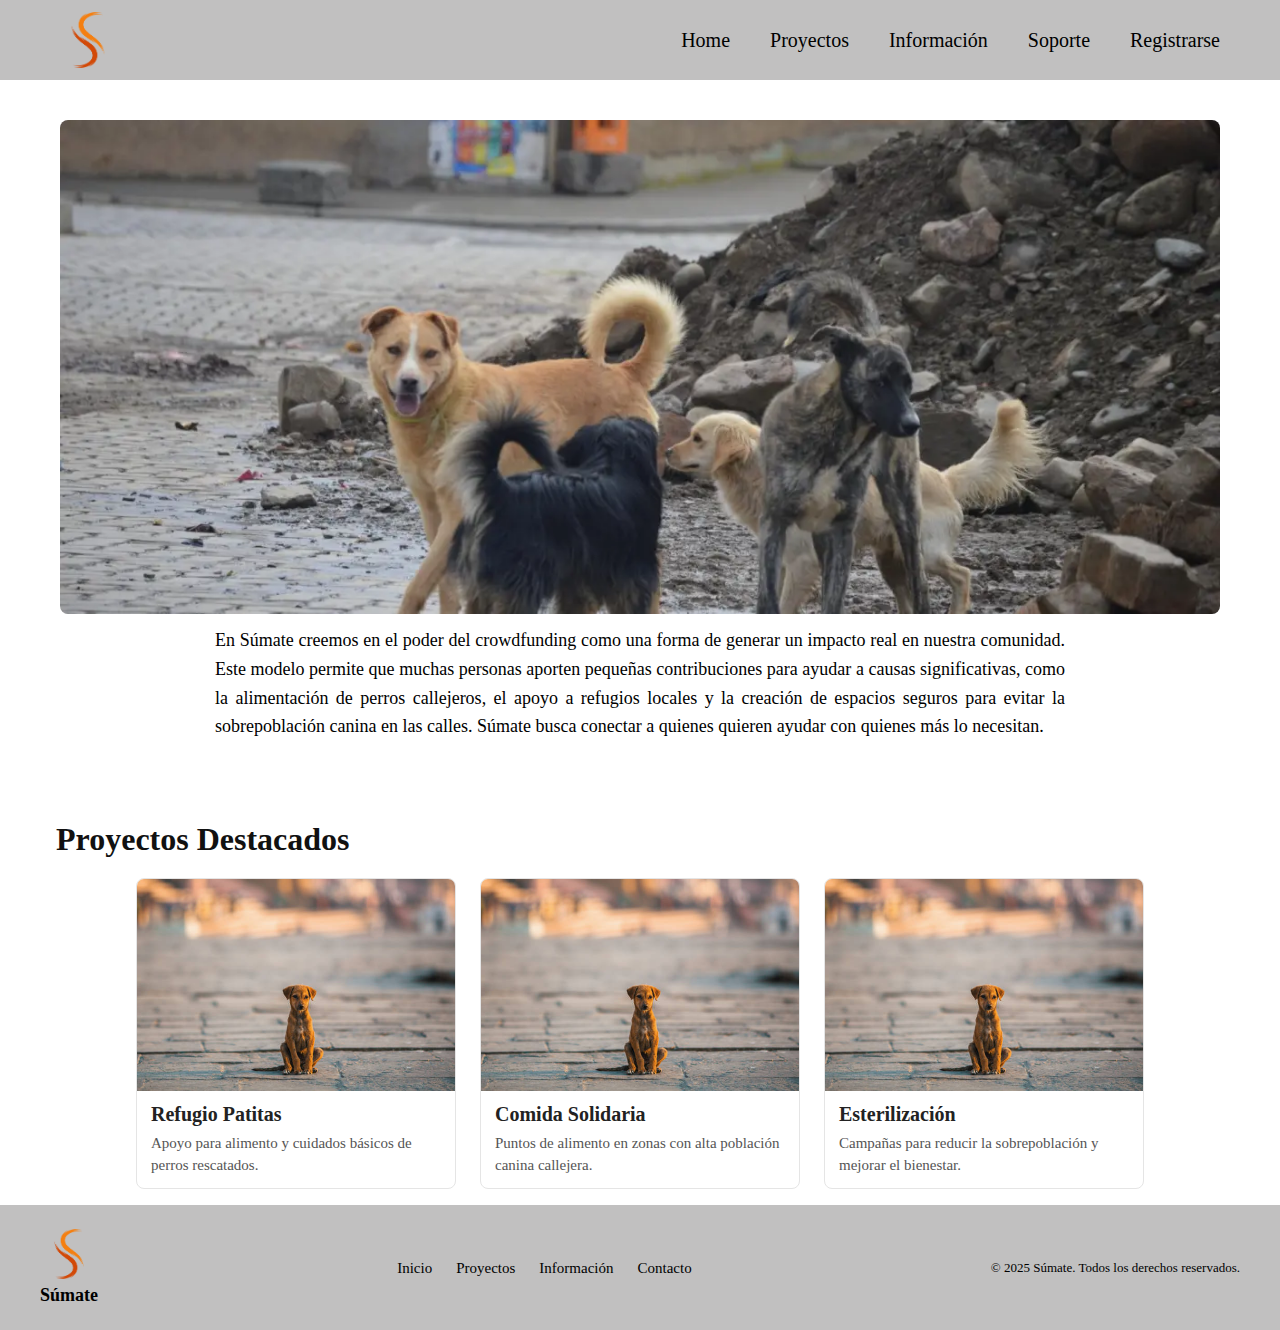
<file: index.html>
<!DOCTYPE html>
<html lang="en">
  <head>
    <meta charset="UTF-8" />
    <meta name="viewport" content="width=device-width, initial-scale=1.0" />

    <title>Súmate | Página principal</title>
    <link
      rel="icon"
      href="src/assets/img/logos/sumateLogox3125.png"
      type="icon"
    />

    <link rel="stylesheet" href="src/assets/css/style.css" />
    <link rel="stylesheet" href="src/assets/css/header.css" />
    <link rel="stylesheet" href="src/assets/css/home.css">
  </head>
  <body>
    <header class="header">
      <div class="header-container">
        <div class="logo-sumate-header">
          <img
            src="src/assets/img/logos/sumateLogo500x500.png"
            alt="Logo de Sumate"
          />
        </div>
        <nav class="navbar-container">
          <ul>
            <li><a href="index.html">Home</a></li>
            <li><a href="src/templates/projects-lists.html">Proyectos</a></li>
            <li><a href="#">Información</a></li>
            <li><a href="#">Soporte</a></li>
            <li><a href="src/templates/register.html">Registrarse</a></li>
          </ul>
        </nav>
      </div>
    </header>
    <section class="section1-banner">
      <figure class="banner-home">
        <img
          src="src/assets/img/sumate-banner.png"
          alt="Banner de la empresa Sumate"
        />
      </figure>
      <div class="banner-text">
        <p>
          En Súmate creemos en el poder del crowdfunding como una forma de
          generar un impacto real en nuestra comunidad. Este modelo permite que
          muchas personas aporten pequeñas contribuciones para ayudar a causas
          significativas, como la alimentación de perros callejeros, el apoyo a
          refugios locales y la creación de espacios seguros para evitar la
          sobrepoblación canina en las calles. Súmate busca conectar a quienes
          quieren ayudar con quienes más lo necesitan.
        </p>
      </div>
    </section>
    <section class="section2-cards">
      <div class="cards-wrapper">
        <h2 class="section-title">Proyectos Destacados</h2>

        <div class="cards-list">
          <article class="card">
            <figure class="card-media">
              <img src="src/assets/img/dog.jpg" alt="Refugio Patitas" />
            </figure>
            <div class="card-body">
              <h3 class="card-title">Refugio Patitas</h3>
              <p class="card-text">
                Apoyo para alimento y cuidados básicos de perros rescatados.
              </p>
            </div>
          </article>

          <article class="card">
            <figure class="card-media">
              <img
                src="src/assets/img/dog.jpg"
                alt="Comida para perros de la calle"
              />
            </figure>
            <div class="card-body">
              <h3 class="card-title">Comida Solidaria</h3>
              <p class="card-text">
                Puntos de alimento en zonas con alta población canina callejera.
              </p>
            </div>
          </article>

          <article class="card">
            <figure class="card-media">
              <img
                src="src/assets/img/dog.jpg"
                alt="Programa de esterilización"
              />
            </figure>
            <div class="card-body">
              <h3 class="card-title">Esterilización</h3>
              <p class="card-text">
                Campañas para reducir la sobrepoblación y mejorar el bienestar.
              </p>
            </div>
          </article>
        </div>
      </div>
    </section>
    <footer class="footer">
      <div class="footer-container">
        <div class="footer-logo">
          <img
            src="src/assets/img/logos/sumateLogo500x500.png"
            alt="Logo de Súmate"
          />
          <h3>Súmate</h3>
        </div>

        <div class="footer-links">
          <ul>
            <li><a href="#">Inicio</a></li>
            <li><a href="#">Proyectos</a></li>
            <li><a href="#">Información</a></li>
            <li><a href="#">Contacto</a></li>
          </ul>
        </div>

        <div class="footer-copy">
          <p>© 2025 Súmate. Todos los derechos reservados.</p>
        </div>
      </div>
    </footer>
  </body>
</html>
</file>
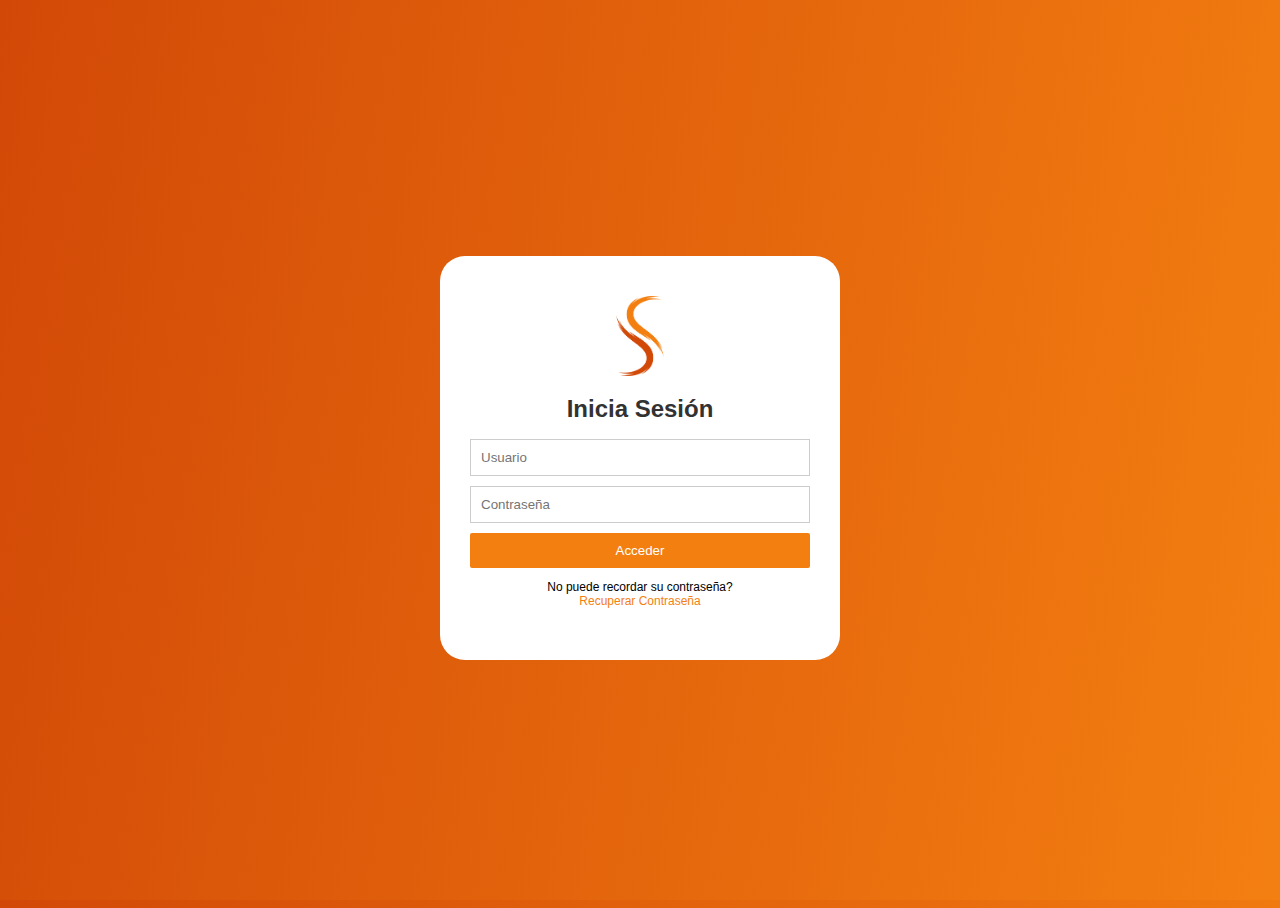
<file: src/templates/login.html>
<!DOCTYPE html>
<html lang="en">
  <head>
    <meta charset="UTF-8" />
    <meta name="viewport" content="width=device-width, initial-scale=1.0" />
    <link
      rel="icon"
      href="../assets/img/logos/sumateLogox3125.png"
      type="icon"
    />
    <link rel="stylesheet" href="../assets/css/login-css/login-style.css">


    <title>Document</title>
  </head>
  <body>
    <form action="captura_consulting" class="login-form">
    <img src="../assets/img/logos/sumateLogox3125.png" alt="logo Sumate" class="logo-sumate"/>
      <h1 class="login-title">Inicia Sesión</h1>
      <input
        type="text"
        id="name"
        name="name"
        placeholder="Usuario"
      />
      <input
        type="password"
        id="password"
        name="password"
        placeholder="Contraseña"
      />
      <button type="submit">Acceder</button>
      <p class="message">
      No puede recordar su contraseña?<br>
      <a href="#">Recuperar Contraseña</a>
    </p>
    </form>
    
  </body>
</html>
</file>
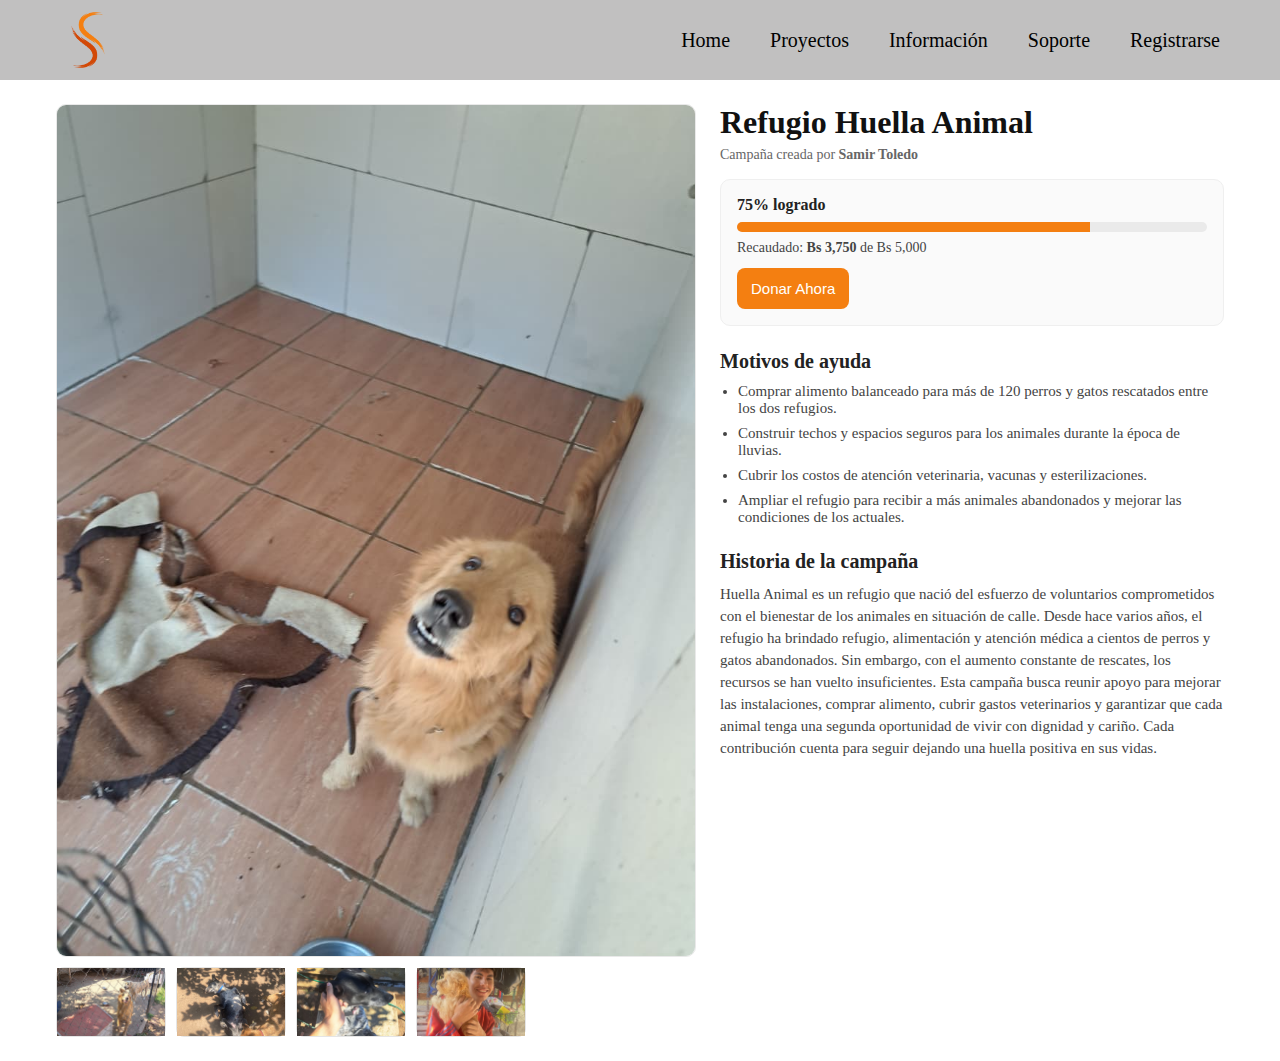
<file: src/templates/projects-details.html>
<!DOCTYPE html>
<html lang="en">
  <head>
    <meta charset="UTF-8" />
    <meta name="viewport" content="width=device-width, initial-scale=1.0" />
    <link
      rel="icon"
      href="../assets/img/logos/sumateLogox3125.png"
      type="icon"
    />
    <link rel="stylesheet" href="../assets/css/header.css" />
    <link rel="stylesheet" href="../assets/css/style.css" />
    <link
      rel="stylesheet"
      href="../assets/css/project-details-css/details.css"
    />

    <title>Súmate | Detalles</title>
  </head>
  <body>
    <header class="header">
      <div class="header-container">
        <div class="logo-sumate-header">
          <img
            src="../assets/img/logos/sumateLogox3125.png"
            alt="Logo de Sumate"
          />
        </div>
        <nav class="navbar-container">
          <ul>
            <li><a href="../../index.html">Home</a></li>
            <li><a href="../templates/projects-lists.html">Proyectos</a></li>
            <li><a href="#">Información</a></li>
            <li><a href="#">Soporte</a></li>
            <li><a href="../templates/register.html">Registrarse</a></li>
          </ul>
        </nav>
      </div>
    </header>
    <section class="project-detail">
      <div class="project-detail-wrapper">
        <div class="left">
          <figure class="main-media">
            <img
              src="../assets/img/fotosRefugio/foto3.jpeg"
              alt="Imagen principal"
            />
          </figure>

          <div class="miniaturas">
            <button class="miniatura">
              <img
                src="../assets/img/fotosRefugio/foto1.jpeg"
                alt="Miniatura 1"
              />
            </button>
            <button class="miniatura">
              <img
                src="../assets/img/fotosRefugio/foto2.jpeg"
                alt="Miniatura 2"
              />
            </button>
            <button class="miniatura">
              <img
                src="../assets/img/fotosRefugio/foto4.jpeg"
                alt="Miniatura 3"
              />
            </button>
            <button class="miniatura">
              <img
                src="../assets/img/fotosRefugio/foto5.jpeg"
                alt="Miniatura 4"
              />
            </button>
          </div>
        </div>

        <div class="right">
          <div class="head">
            <h1 class="title">Refugio Huella Animal</h1>
            <div class="meta">
              Campaña creada por <strong>Samir Toledo</strong>
            </div>
          </div>

          <div class="stats">
            <div class="progress-label"><strong>75% logrado</strong></div>
            <div class="progress">
              <div class="progress-bar" style="width: 75%"></div>
            </div>
            <div class="raised">
              Recaudado: <strong>Bs 3,750</strong> de Bs 5,000
            </div>

            <button class="btn-donate">Donar Ahora</button>
          </div>

          <div class="section">
            <h2 class="subtitle">Motivos de ayuda</h2>
            <ul class="bullets">
              <li>
                Comprar alimento balanceado para más de 120 perros y gatos
                rescatados entre los dos refugios.
              </li>
              <li>
                Construir techos y espacios seguros para los animales durante la
                época de lluvias.
              </li>
              <li>
                Cubrir los costos de atención veterinaria, vacunas y
                esterilizaciones.
              </li>
              <li>
                Ampliar el refugio para recibir a más animales abandonados y
                mejorar las condiciones de los actuales.
              </li>
            </ul>
          </div>

          <div class="section">
            <h2 class="subtitle">Historia de la campaña</h2>
            <p class="story">
              Huella Animal es un refugio que nació del esfuerzo de voluntarios
              comprometidos con el bienestar de los animales en situación de
              calle. Desde hace varios años, el refugio ha brindado refugio,
              alimentación y atención médica a cientos de perros y gatos
              abandonados. Sin embargo, con el aumento constante de rescates,
              los recursos se han vuelto insuficientes. Esta campaña busca
              reunir apoyo para mejorar las instalaciones, comprar alimento,
              cubrir gastos veterinarios y garantizar que cada animal tenga una
              segunda oportunidad de vivir con dignidad y cariño. Cada
              contribución cuenta para seguir dejando una huella positiva en sus
              vidas.
            </p>
          </div>
        </div>
      </div>
    </section>
  </body>
</html>
</file>
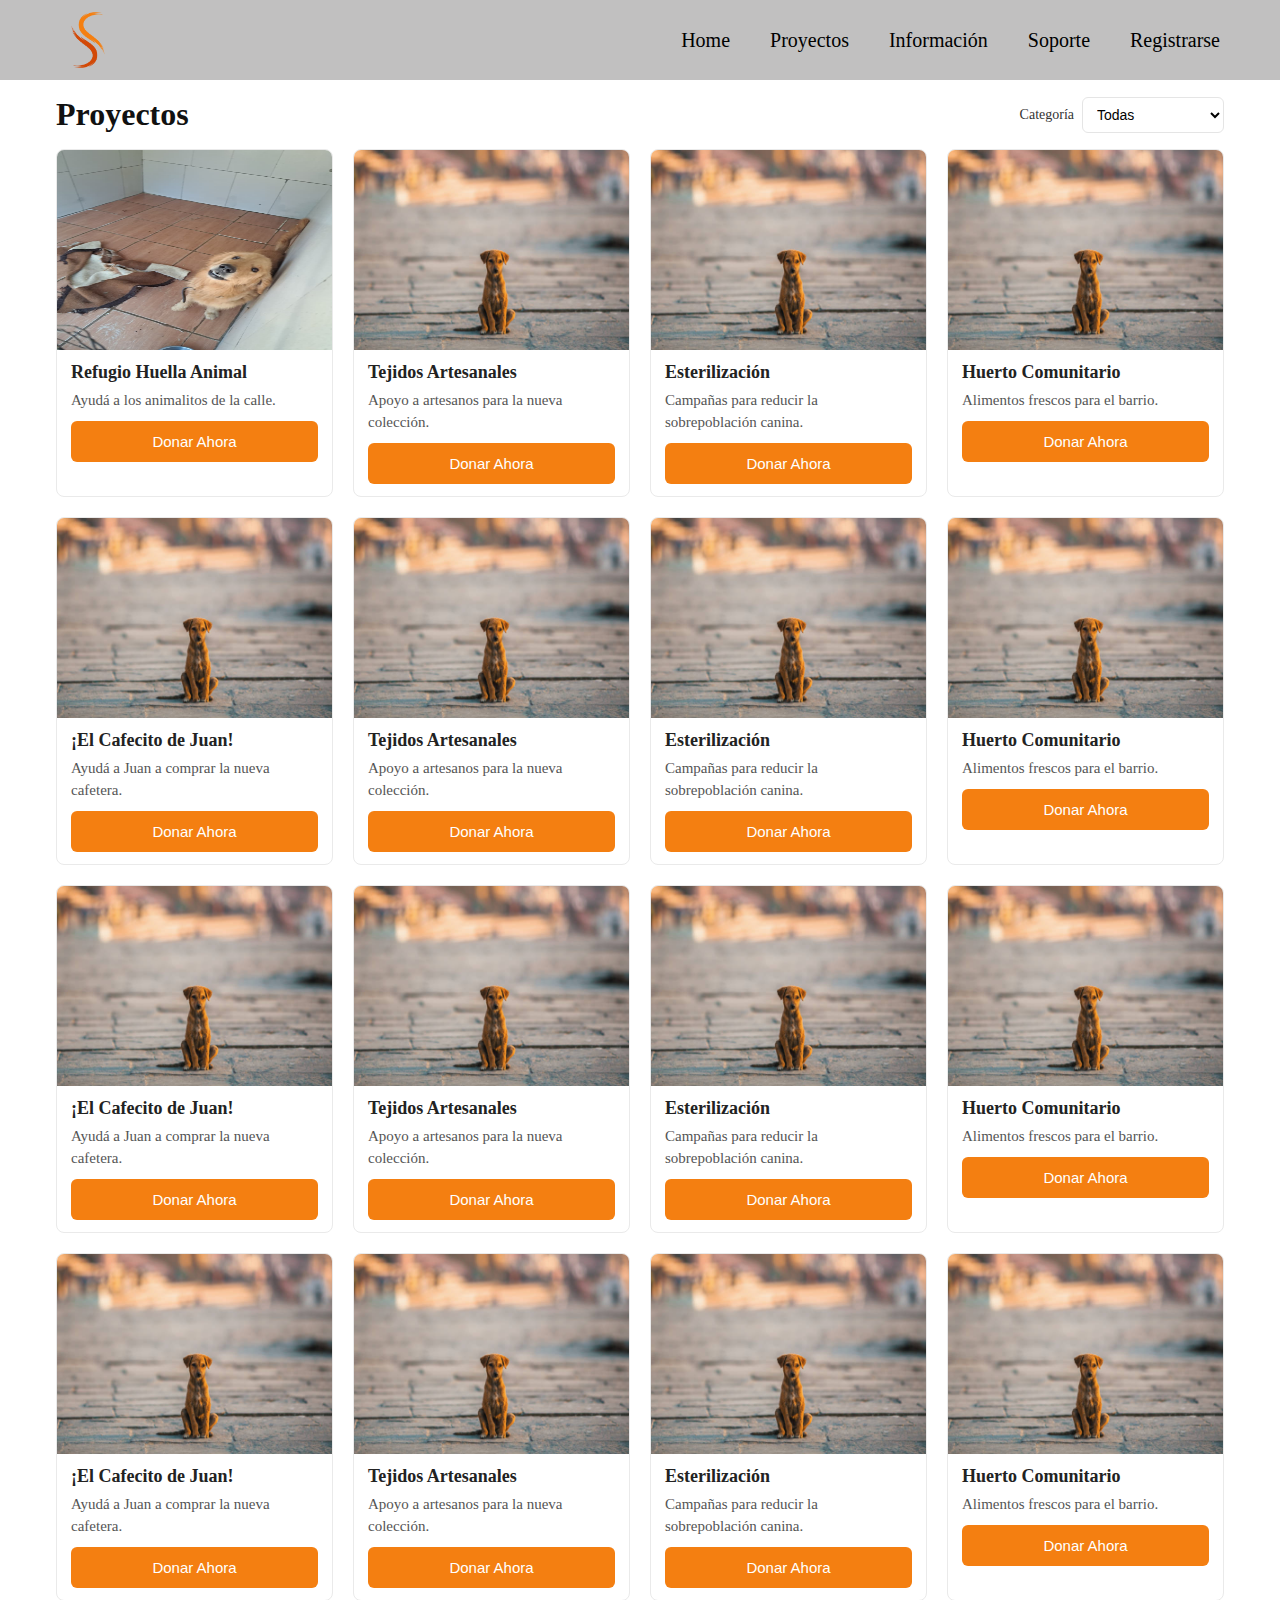
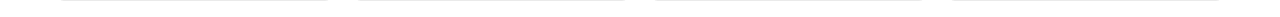
<file: src/templates/projects-lists.html>
<!DOCTYPE html>
<html lang="en">
  <head>
    <meta charset="UTF-8" />
    <meta name="viewport" content="width=device-width, initial-scale=1.0" />
    <link
      rel="icon"
      href="../assets/img/logos/sumateLogox3125.png"
      type="icon"
    />

    <link rel="stylesheet" href="../assets/css/header.css" />
    <link rel="stylesheet" href="../assets/css/style.css" />
    <link
      rel="stylesheet"
      href="../assets/css/projects-list-css/project-list.css"
    />

    <title>Súmate | Proyectos</title>
  </head>
  <body>
    <header class="header">
      <div class="header-container">
        <div class="logo-sumate-header">
          <img
            src="../assets/img/logos/sumateLogox3125.png"
            alt="Logo de Sumate"
          />
        </div>
        <nav class="navbar-container">
          <ul>
            <li><a href="../../index.html">Home</a></li>
            <li><a href="../templates/projects-lists.html">Proyectos</a></li>
            <li><a href="#">Información</a></li>
            <li><a href="#">Soporte</a></li>
            <li><a href="../templates/register.html">Registrarse</a></li>
          </ul>
        </nav>
      </div>
    </header>
    <section class="projects">
      <div class="projects-wrapper">
        <div class="projects-header">
          <h2 class="projects-title">Proyectos</h2>

          <label class="projects-filter">
            <span class="filter-label">Categoría</span>
            <select class="filter-select" name="categoria">
              <option value="todas">Todas</option>
              <option value="social">Social</option>
              <option value="cultural">Cultural</option>
              <option value="tecnologia">Tecnología</option>
              <option value="medio-ambiente">Medio ambiente</option>
              <option value="educacion">Educación</option>
              <option value="salud">Salud</option>
              <option value="animales">Animales</option>
            </select>
          </label>
        </div>

        <div class="projects-grid">
          <article class="card">
            <figure class="card-media">
              <img
                src="../assets/img/fotosRefugio/foto3.jpeg"
                alt="Refugio Huella Animal"
              />
            </figure>
            <div class="card-body">
              <h3 class="card-title">Refugio Huella Animal</h3>
              <p class="card-text">Ayudá a los animalitos de la calle.</p>
              <a href="projects-details.html">
                <button class="card-btn">Donar Ahora</button>
              </a>

              <!-- PREGUNTAR AL INGE...
               <a href="projects-details.html" class="card-btn">Donar Ahora</a>
              css:
              .card-btn {
              display: block;
              text-align: center;
              text-decoration: none;
              background: #f47f11;
              color: #fff;
              padding: 10px 12px;
              border-radius: 6px;
              font-size: 14px;
              }
              -->
            </div>
          </article>

          <article class="card">
            <figure class="card-media">
              <img src="../assets/img/dog.jpg" alt="Tejidos Artesanales" />
            </figure>
            <div class="card-body">
              <h3 class="card-title">Tejidos Artesanales</h3>
              <p class="card-text">
                Apoyo a artesanos para la nueva colección.
              </p>
              <button class="card-btn">Donar Ahora</button>
            </div>
          </article>

          <article class="card">
            <figure class="card-media">
              <img src="../assets/img/dog.jpg" alt="Esterilización" />
            </figure>
            <div class="card-body">
              <h3 class="card-title">Esterilización</h3>
              <p class="card-text">
                Campañas para reducir la sobrepoblación canina.
              </p>
              <button class="card-btn">Donar Ahora</button>
            </div>
          </article>

          <article class="card">
            <figure class="card-media">
              <img src="../assets/img/dog.jpg" alt="Huerto Comunitario" />
            </figure>
            <div class="card-body">
              <h3 class="card-title">Huerto Comunitario</h3>
              <p class="card-text">Alimentos frescos para el barrio.</p>
              <button class="card-btn">Donar Ahora</button>
            </div>
          </article>
          <article class="card">
            <figure class="card-media">
              <img src="../assets/img/dog.jpg" alt="Refugio Patitas" />
            </figure>
            <div class="card-body">
              <h3 class="card-title">¡El Cafecito de Juan!</h3>
              <p class="card-text">Ayudá a Juan a comprar la nueva cafetera.</p>
              <button class="card-btn">Donar Ahora</button>
            </div>
          </article>

          <article class="card">
            <figure class="card-media">
              <img src="../assets/img/dog.jpg" alt="Tejidos Artesanales" />
            </figure>
            <div class="card-body">
              <h3 class="card-title">Tejidos Artesanales</h3>
              <p class="card-text">
                Apoyo a artesanos para la nueva colección.
              </p>
              <button class="card-btn">Donar Ahora</button>
            </div>
          </article>

          <article class="card">
            <figure class="card-media">
              <img src="../assets/img/dog.jpg" alt="Esterilización" />
            </figure>
            <div class="card-body">
              <h3 class="card-title">Esterilización</h3>
              <p class="card-text">
                Campañas para reducir la sobrepoblación canina.
              </p>
              <button class="card-btn">Donar Ahora</button>
            </div>
          </article>

          <article class="card">
            <figure class="card-media">
              <img src="../assets/img/dog.jpg" alt="Huerto Comunitario" />
            </figure>
            <div class="card-body">
              <h3 class="card-title">Huerto Comunitario</h3>
              <p class="card-text">Alimentos frescos para el barrio.</p>
              <button class="card-btn">Donar Ahora</button>
            </div>
          </article>
          <article class="card">
            <figure class="card-media">
              <img src="../assets/img/dog.jpg" alt="Refugio Patitas" />
            </figure>
            <div class="card-body">
              <h3 class="card-title">¡El Cafecito de Juan!</h3>
              <p class="card-text">Ayudá a Juan a comprar la nueva cafetera.</p>
              <button class="card-btn">Donar Ahora</button>
            </div>
          </article>

          <article class="card">
            <figure class="card-media">
              <img src="../assets/img/dog.jpg" alt="Tejidos Artesanales" />
            </figure>
            <div class="card-body">
              <h3 class="card-title">Tejidos Artesanales</h3>
              <p class="card-text">
                Apoyo a artesanos para la nueva colección.
              </p>
              <button class="card-btn">Donar Ahora</button>
            </div>
          </article>

          <article class="card">
            <figure class="card-media">
              <img src="../assets/img/dog.jpg" alt="Esterilización" />
            </figure>
            <div class="card-body">
              <h3 class="card-title">Esterilización</h3>
              <p class="card-text">
                Campañas para reducir la sobrepoblación canina.
              </p>
              <button class="card-btn">Donar Ahora</button>
            </div>
          </article>

          <article class="card">
            <figure class="card-media">
              <img src="../assets/img/dog.jpg" alt="Huerto Comunitario" />
            </figure>
            <div class="card-body">
              <h3 class="card-title">Huerto Comunitario</h3>
              <p class="card-text">Alimentos frescos para el barrio.</p>
              <button class="card-btn">Donar Ahora</button>
            </div>
          </article>
          <article class="card">
            <figure class="card-media">
              <img src="../assets/img/dog.jpg" alt="Refugio Patitas" />
            </figure>
            <div class="card-body">
              <h3 class="card-title">¡El Cafecito de Juan!</h3>
              <p class="card-text">Ayudá a Juan a comprar la nueva cafetera.</p>
              <button class="card-btn">Donar Ahora</button>
            </div>
          </article>

          <article class="card">
            <figure class="card-media">
              <img src="../assets/img/dog.jpg" alt="Tejidos Artesanales" />
            </figure>
            <div class="card-body">
              <h3 class="card-title">Tejidos Artesanales</h3>
              <p class="card-text">
                Apoyo a artesanos para la nueva colección.
              </p>
              <button class="card-btn">Donar Ahora</button>
            </div>
          </article>

          <article class="card">
            <figure class="card-media">
              <img src="../assets/img/dog.jpg" alt="Esterilización" />
            </figure>
            <div class="card-body">
              <h3 class="card-title">Esterilización</h3>
              <p class="card-text">
                Campañas para reducir la sobrepoblación canina.
              </p>
              <button class="card-btn">Donar Ahora</button>
            </div>
          </article>

          <article class="card">
            <figure class="card-media">
              <img src="../assets/img/dog.jpg" alt="Huerto Comunitario" />
            </figure>
            <div class="card-body">
              <h3 class="card-title">Huerto Comunitario</h3>
              <p class="card-text">Alimentos frescos para el barrio.</p>
              <button class="card-btn">Donar Ahora</button>
            </div>
          </article>
        </div>
      </div>
    </section>
  </body>
</html>
</file>
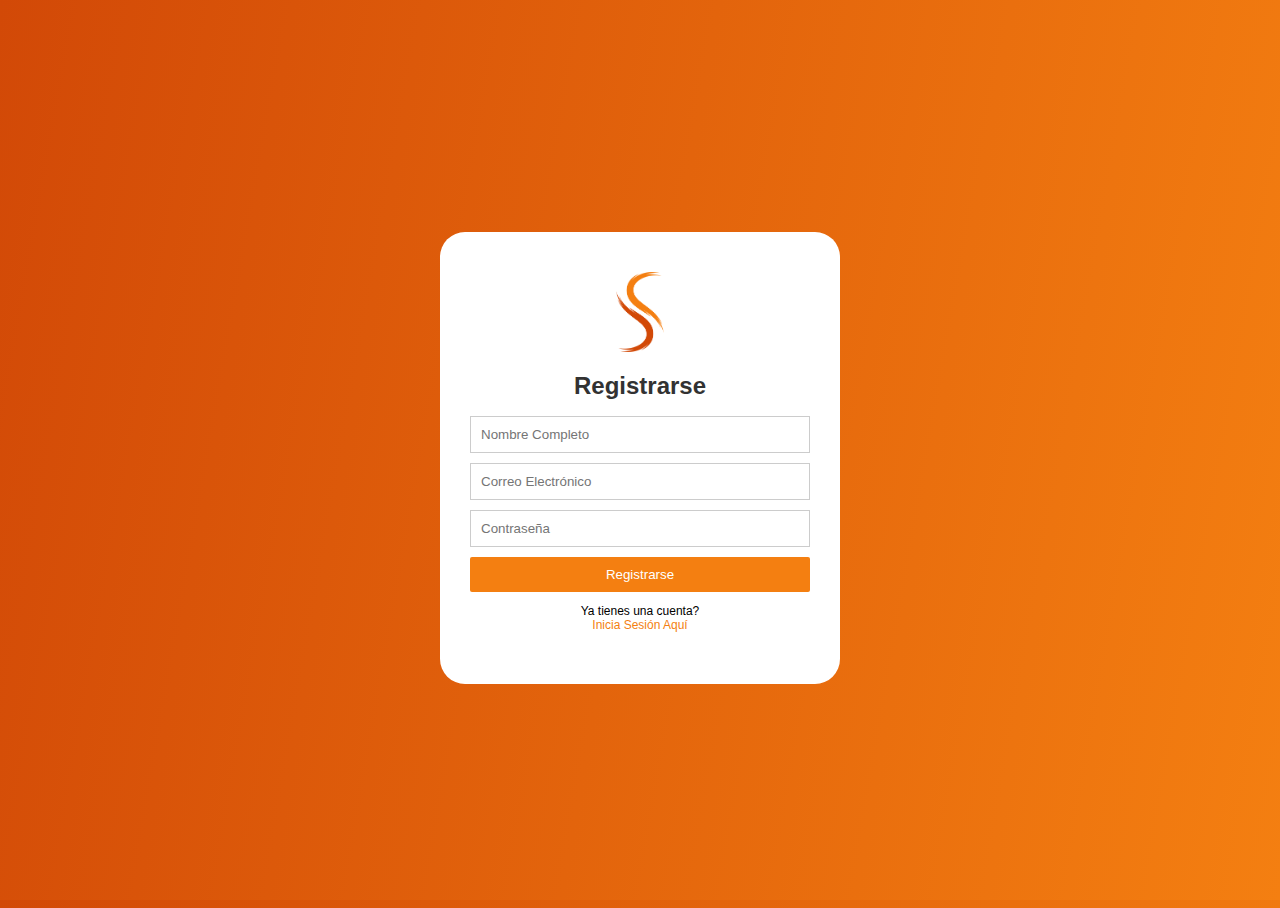
<file: src/templates/register.html>
<!DOCTYPE html>
<html lang="en">
  <head>
    <meta charset="UTF-8" />
    <meta name="viewport" content="width=device-width, initial-scale=1.0" />
    <link
      rel="icon"
      href="../assets/img/logos/sumateLogox3125.png"
      type="icon"
    />
    <link rel="stylesheet" href="../assets/css/register-css/register-style.css">

    <title>Document</title>
  </head>
  <body>
    <form action="captura_consulting" class="register-form">
    <img src="../assets/img/logos/sumateLogox3125.png" alt="logo Sumate" class="logo-sumate"/>
      <h1 class="register-title">Registrarse</h1>
      <input
        type="text"
        id="name"
        name="name"
        placeholder="Nombre Completo"
      />
      <input
        type="email"
        id="email"
        name="email"
        placeholder="Correo Electrónico"
      />
      <input
        type="password"
        id="password"
        name="password"
        placeholder="Contraseña"
      />
      <button type="submit">Registrarse</button>
      <p class="message">
      Ya tienes una cuenta?<br>
      <a href="login.html">Inicia Sesión Aquí</a>
    </p>
    </form>
    
  </body>
</html>
</file>
<file: src/assets/css/style.css>
* {
  box-sizing: border-box;
  margin: 0px;
  padding: 0px;
}
</file>
<file: src/assets/css/header.css>
.header {
  background-color: #c1c0c0;
}

.header-container {
  width: 100%;
  max-width: 100%;
  margin: 0 auto;
  padding: 12px 16px;
  display: flex;
  flex-direction: column;
  align-items: center;
  justify-content: center;
  gap: 12px;
  font-size: 16px;
}

.logo-sumate-header img {
  width: 64px;
  height: auto;
  display: block;
}

.navbar-container ul {
  display: flex;
  flex-direction: column;
  align-items: center;
  margin: 0;
  padding: 0;
}

.navbar-container li {
  list-style: none;
  margin: 6px 0;
}

.navbar-container a {
  display: block;
  text-decoration: none;
  color: black;
  padding: 8px 0;
}


@media (min-width: 760px) {
  .header-container {
    max-width: 760px;
    height: 80px;
    padding: 0 16px;
    flex-direction: row;
    align-items: center;
    justify-content: space-between;
    gap: 0;
    font-size: 18px;
  }

  .logo-sumate-header img {
    width: 50px;
  }

  .navbar-container ul {
    flex-direction: row;
  }

  .navbar-container li {
    margin: 0 0 0 24px;
  }

}

@media (min-width: 1024px) {
  .header-container {
    max-width: 1200px;
    padding: 0 20px;
    font-size: 20px;
  }

  .logo-sumate-header img {
    width: 56px;
  }

  .navbar-container li {
    margin-left: 40px;
  }
}
</file>
<file: src/assets/css/home.css>
.section1-banner {
  width: 100%;
  padding: 16px;
  text-align: center;
}

.banner-home img {
  width: 100%;
  height: auto;
  max-width: 100%;
  border-radius: 8px;
  display: block;
  margin: 0 auto;
}

.banner-text {
  margin-top: 12px;
}

.banner-text p {
  font-size: 16px;
  line-height: 1.6;
  max-width: 90%;
  margin: 0 auto;
  text-align: justify;
}

/* SECCION CARDS */
.section2-cards {
  width: 100%;
  padding: 16px 0;
  background-color: #ffffff;
  margin-top: 24px;
}

.cards-wrapper {
  max-width: 1200px;
  margin: 0 auto;
  padding: 0 16px;
}

.section-title {
  font-size: 24px;
  margin: 0 0 12px 0;
  color: #111;
}

.cards-list {
  display: flex;
  flex-wrap: wrap;
  gap: 16px;
  justify-content: center;
}

.card {
  width: 100%;
  background: #fff;
  border: 1px solid #e5e5e5;
  border-radius: 8px;
  overflow: hidden;
}

.card-media img {
  display: block;
  width: 100%;
  height: auto;
}

.card-body {
  padding: 12px 14px;
}

.card-title {
  font-size: 18px;
  margin: 0 0 6px 0;
  color: #222;
}

.card-text {
  font-size: 14px;
  line-height: 20px;
  color: #555;
  margin: 0;
}

/*Aqui sera footer*/

.footer {
  background-color: #c1c0c0;
  color: black;
  padding: 20px 16px;
  text-align: center;
}

.footer-container {
  max-width: 1200px;
  margin: 0 auto;
}

.footer-logo {
  display: flex;
  flex-direction: column;
  align-items: center;
  justify-content: center;
  gap: 6px;
}

.footer-logo img {
  width: 50px;
  height: auto;
  display: block;
}

.footer-logo h3 {
  font-size: 18px;
  margin: 0;
  font-weight: 600;
}

.footer-links {
  margin-top: 12px;
}

.footer-links ul {
  list-style: none;
  margin: 0;
  padding: 0;
}

.footer-links li {
  margin: 4px 0;
}

.footer-links a {
  text-decoration: none;
  color: black;
  font-size: 15px;
}

.footer-copy {
  margin-top: 16px;
}

.footer-copy p {
  font-size: 13px;
  margin: 0;
}

@media (min-width: 760px) {
  .section-title {
    font-size: 28px;
    margin-bottom: 16px;
  }

  .cards-list {
    gap: 16px;
  }

  .card {
    width: 220px;
  }
  .footer {
    text-align: left;
    padding: 24px 32px;
  }

  .footer-container {
    display: flex;
    flex-direction: column;
    align-items: center;
  }

  .footer-links ul {
    display: flex;
    gap: 24px;
  }

  .footer-links li {
    margin: 0;
  }

  .footer-copy {
    margin-top: 20px;
    text-align: center;
  }
  .section1-banner {
    padding: 24px 32px;
  }

  .banner-home img {
    max-width: 90%;
  }

  .banner-text p {
    font-size: 17px;
    max-width: 700px;
  }
}

@media (min-width: 1024px) {
  .section-title {
    font-size: 32px;
    margin-bottom: 20px;
  }

  .cards-list {
    gap: 24px;
  }

  .card {
    width: 320px;
  }

  .card-title {
    font-size: 20px;
  }

  .card-text {
    font-size: 15px;
    line-height: 22px;
  }
  .footer-container {
    flex-direction: row;
    justify-content: space-between;
    align-items: center;
  }

  .footer-links {
    margin: 0;
  }

  .footer-copy {
    margin-top: 0;
    text-align: right;
  }

  .section1-banner {
    padding: 40px 0;
  }

  .banner-home img {
    max-width: 1160px;
  }

  .banner-text p {
    font-size: 18px;
    max-width: 850px;
  }
}
</file>
<file: src/assets/css/login-css/login-style.css>
* {
  box-sizing: border-box;
}

body {
  background: linear-gradient(100deg, #d24907, #f47f11);
  font-family: sans-serif;
  font-size: 12px;
  display: flex;
  justify-content: center;
  align-items: center;
}
html,
body {
  height: 100%;
}

.login-form .login-title {
  color: #323232;
}

.login-form {
  width: 400px;
  background-color: white;
  padding: 40px 30px;
  text-align: center;
  margin: auto;
  border-radius: 25px;
}
.login-form input {
  display: block;
  width: 100%;
  padding: 10px;
  margin: 10px 0;
  border: 1px solid #ccc;
}

.login-form button {
  width: 100%;
  padding: 10px;
  background-color: #f47f11;
  color: white;
  border-radius: 2px;
  border-width: 0px;
  cursor: pointer;
}
.login-form button:hover{
  background-color: #d24907;

}
a {
  text-decoration: none;
  color: #f47f11;
}

.login-form img {
  width: 80px;
}
</file>
<file: src/assets/css/project-details-css/details.css>
.project-detail {
  width: 100%;
  background: #ffffff;
  padding: 24px 0;
}

.project-detail-wrapper {
  max-width: 1200px;
  margin: 0 auto;
  padding: 0 16px;
  display: flex;
  gap: 24px;
}

.left {
  width: 640px;
}

.main-media {
  margin: 0;
  border-radius: 10px;
  overflow: hidden;
  border: 1px solid #e9e9e9;
}

.main-media img {
  display: block;
  width: 100%;
  height: auto;
}

.miniaturas {
  margin-top: 10px;
  display: flex;
  gap: 10px;
  flex-wrap: wrap;
}

.miniatura {
  border: 1px solid #e5e5e5;
  background: #fff;
  padding: 0;
  width: 110px;
  height: 70px;
  border-radius: 8px;
}

.miniatura img {
  width: 100%;
  height: 100%;
  object-fit: cover;
  display: block;
}

.right {
  flex: 1;
  min-width: 0;
}

.head {
  margin-bottom: 12px;
}

.title {
  margin: 0 0 6px 0;
  font-size: 32px;
  color: #111;
}

.meta {
  font-size: 14px;
  color: #666;
}

/* Stats */
.stats {
  margin: 16px 0 20px 0;
  padding: 16px;
  border: 1px solid #efefef;
  border-radius: 10px;
  background: #fafafa;
}

.progress-label {
  font-size: 16px;
  margin-bottom: 8px;
  color: #222;
}

.progress {
  width: 100%;
  height: 10px;
  background: #eaeaea;
  border-radius: 6px;
  overflow: hidden;
}

.progress-bar {
  height: 100%;
  background: #f47f11;
}

.raised {
  margin-top: 8px;
  font-size: 14px;
  color: #444;
}

.btn-donate {
  margin-top: 12px;
  padding: 12px 14px;
  font-size: 15px;
  border: none;
  border-radius: 8px;
  background: #f47f11;
  color: #fff;
  cursor: pointer;
}

.section {
  margin-top: 24px;
}

.subtitle {
  margin: 0 0 10px 0;
  font-size: 20px;
  color: #222;
}

.bullets {
  margin: 0;
  padding-left: 18px;
  font-size: 15px;
  color: #444;
}

.bullets li {
  margin-bottom: 8px;
}

.story {
  font-size: 15px;
  line-height: 22px;
  color: #444;
  margin: 0;
}
</file>
<file: src/assets/css/projects-list-css/project-list.css>
.projects {
  width: 100%;
  padding: 16px 0;
  background-color: #ffffff;
}

.projects-wrapper {
  max-width: 1200px;
  margin: 0 auto;
  padding: 0 16px;
}

.projects-header {
  display: flex;
  flex-direction: column;
  align-items: flex-start;
  gap: 8px;
  margin-bottom: 12px;
}

.projects-title {
  margin: 0;
  font-size: 24px;
  color: #111;
}

.projects-filter {
  display: flex;
  align-items: center;
  gap: 8px;
}

.filter-label {
  font-size: 14px;
  color: #333;
}

.filter-select {
  font-size: 14px;
  padding: 8px 10px;
  border: 1px solid #e5e5e5;
  border-radius: 6px;
  background: #fff;
}

.projects-grid {
  display: grid;
  grid-template-columns: repeat(2, 1fr);
  gap: 12px;
}

.card {
  background: #fff;
  border: 1px solid #eaeaea;
  border-radius: 8px;
  overflow: hidden;
}

.card-media img {
  display: block;
  width: 100%;
  height: 200px;
}

.card-body {
  padding: 12px 14px;
}

.card-title {
  font-size: 16px;
  margin: 0 0 6px 0;
  color: #222;
}

.card-text {
  font-size: 14px;
  line-height: 20px;
  color: #555;
  margin: 0 0 10px 0;
}

.card-btn {
  width: 100%;
  padding: 10px 12px;
  font-size: 14px;
  border: none;
  border-radius: 6px;
  background: #f47f11;
  color: #fff;
  cursor: pointer;
}

@media (min-width: 760px) {
  .projects-header {
    flex-direction: row;
    align-items: center;
    justify-content: space-between;
    margin-bottom: 16px;
  }

  .projects-title {
    font-size: 28px;
  }

  .projects-grid {
    grid-template-columns: repeat(4, 1fr);
    gap: 16px;
  }
}

@media (min-width: 1024px) {
  .projects-title {
    font-size: 32px;
  }

  .projects-grid {
    gap: 20px;
  }

  .card-title {
    font-size: 18px;
  }

  .card-text {
    font-size: 15px;
    line-height: 22px;
  }

  .card-btn {
    font-size: 15px;
    padding: 12px 14px;
  }
}
</file>
<file: src/assets/css/register-css/register-style.css>
* {
  box-sizing: border-box;
}

body {
  background: linear-gradient(100deg, #d24907, #f47f11);
  font-family: sans-serif;
  font-size: 12px;
  display: flex;
  justify-content: center;
  align-items: center;
}
html,
body {
  height: 100%;
}

.register-form .register-title {
  color: #323232;
}

.register-form {
  width: 400px;
  background-color: white;
  padding: 40px 30px;
  text-align: center;
  margin: auto;
  border-radius: 25px;
}
.register-form input {
  display: block;
  width: 100%;
  padding: 10px;
  margin: 10px 0;
  border: 1px solid #ccc;
}

.register-form button {
  width: 100%;
  padding: 10px;
  background-color: #f47f11;
  color: white;
  border-radius: 2px;
  border-width: 0px;
  cursor: pointer;
}
.register-form button:hover{
  background-color: #d24907;

}
a {
  text-decoration: none;
  color: #f47f11;
}

.register-form img {
  width: 80px;
}
</file>
